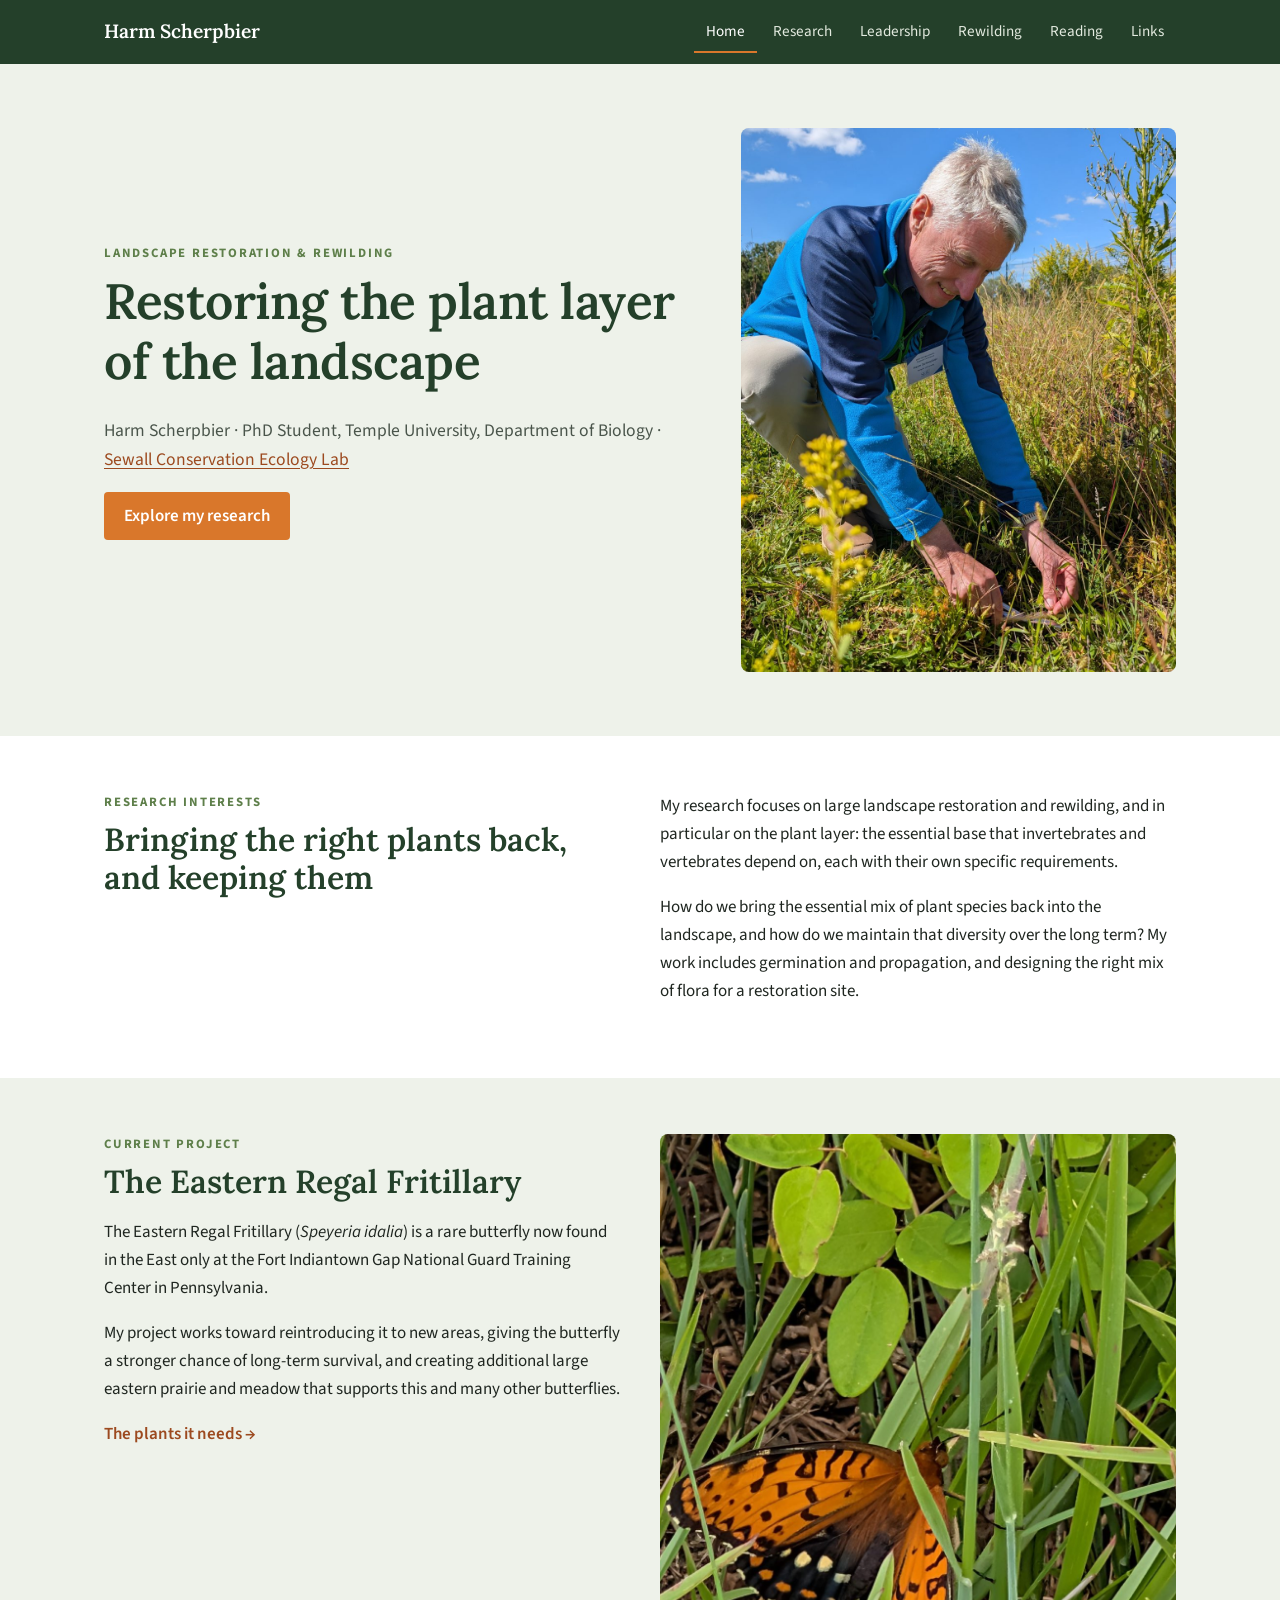
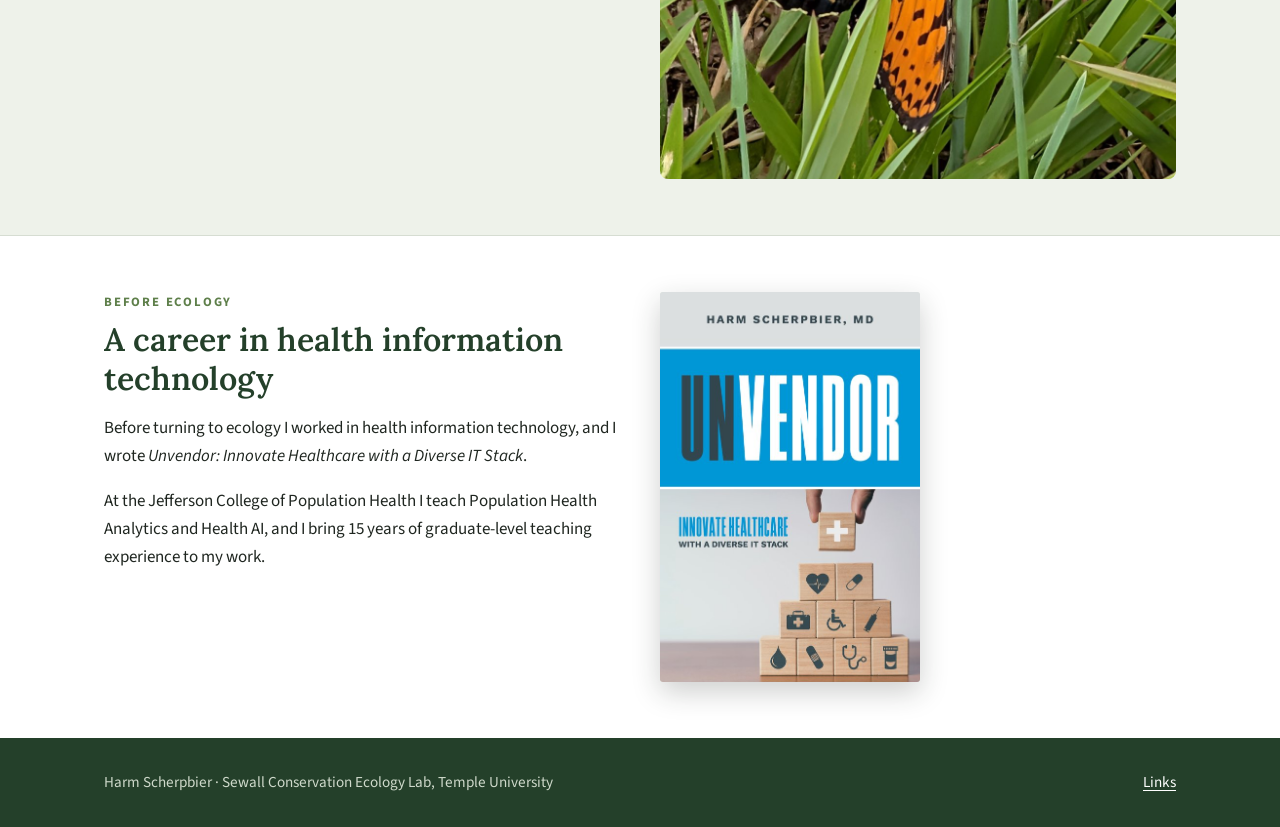
<file: index.html>
<!doctype html>
<html lang="en">
<head>
  <meta charset="utf-8">
  <meta name="viewport" content="width=device-width, initial-scale=1">
  <title>Harm Scherpbier</title>
  <meta name="description" content="Harm Scherpbier, PhD student in the Sewall Conservation Ecology Lab at Temple University, studying the plant layer in landscape restoration and rewilding.">
  <link rel="preconnect" href="https://fonts.googleapis.com">
  <link rel="preconnect" href="https://fonts.gstatic.com" crossorigin>
  <link href="https://fonts.googleapis.com/css2?family=Lora:ital,wght@0,500;0,600;1,500&family=Source+Sans+3:ital,wght@0,400;0,600;0,700;1,400&display=swap" rel="stylesheet">
  <link rel="stylesheet" href="css/style.css">
</head>
<body>
  <a class="skip" href="#main">Skip to content</a>
  <header class="site-header">
    <div class="wrap">
      <a class="brand" href="index.html">Harm Scherpbier</a>
      <button class="nav-toggle" aria-expanded="false" aria-controls="site-nav">Menu</button>
      <nav class="nav" id="site-nav" aria-label="Main">
        <ul>
        <li><a href="index.html" aria-current="page">Home</a></li>
        <li><a href="research.html">Research</a></li>
        <li><a href="leadership.html">Leadership</a></li>
        <li><a href="rewilding.html">Rewilding</a></li>
        <li><a href="reading.html">Reading</a></li>
        <li><a href="links.html">Links</a></li>
        </ul>
      </nav>
    </div>
  </header>
  <main id="main">
    <div class="home-hero">
      <div class="wrap">
        <div>
          <p class="eyebrow">Landscape restoration &amp; rewilding</p>
          <h1>Restoring the plant layer of the landscape</h1>
          <p class="role">Harm Scherpbier · PhD Student, Temple University, Department of Biology · <a href="https://sites.temple.edu/bjsewall/">Sewall Conservation Ecology Lab</a></p>
          <p><a class="btn" href="research.html">Explore my research</a></p>
        </div>
        <figure>
          <div class="photo tall" data-label="Photo to add: portrait in the field"><img src="images/portrait.jpg" alt="Harm Scherpbier kneeling in a meadow, examining plants among grasses and goldenrod" style="object-position: 50% 30%"></div>
        </figure>
      </div>
    </div>

    <section>
      <div class="wrap grid-2">
        <div>
          <p class="eyebrow">Research interests</p>
          <h2>Bringing the right plants back, and keeping them</h2>
        </div>
        <div class="prose">
          <p>My research focuses on large landscape restoration and rewilding, and in particular on the plant layer: the essential base that invertebrates and vertebrates depend on, each with their own specific requirements.</p>
          <p>How do we bring the essential mix of plant species back into the landscape, and how do we maintain that diversity over the long term? My work includes germination and propagation, and designing the right mix of flora for a restoration site.</p>
        </div>
      </div>
    </section>

    <section class="tint">
      <div class="wrap grid-2">
        <div>
          <p class="eyebrow">Current project</p>
          <h2>The Eastern Regal Fritillary</h2>
          <p>The Eastern Regal Fritillary (<em>Speyeria idalia</em>) is a rare butterfly now found in the East only at the Fort Indiantown Gap National Guard Training Center in Pennsylvania.</p>
          <p>My project works toward reintroducing it to new areas, giving the butterfly a stronger chance of long-term survival, and creating additional large eastern prairie and meadow that supports this and many other butterflies.</p>
          <p><a class="more" href="research.html">The plants it needs</a></p>
        </div>
        <figure>
          <div class="photo tall" data-label="Photo to add: Eastern Regal Fritillary"><img src="images/regal-fritillary.jpg" alt="Eastern Regal Fritillary (Speyeria idalia) resting among grasses, wings open" loading="lazy" style="object-position: 40% 65%"></div>
        </figure>
      </div>
    </section>

    <section>
      <div class="wrap grid-2">
        <div class="prose">
          <p class="eyebrow">Before ecology</p>
          <h2>A career in health information technology</h2>
          <p>Before turning to ecology I worked in health information technology, and I wrote <em>Unvendor: Innovate Healthcare with a Diverse IT Stack</em>.</p>
          <p>At the Jefferson College of Population Health I teach Population Health Analytics and Health AI, and I bring 15 years of graduate-level teaching experience to my work.</p>
        </div>
        <figure>
          <div class="photo book-cover" data-label="Photo to add: Unvendor book cover"><img src="images/unvendor-cover.jpg" alt="Cover of Unvendor: Innovate Healthcare with a Diverse IT Stack, by Harm Scherpbier, MD" loading="lazy"></div>
        </figure>
      </div>
    </section>
  </main>
  <footer class="site-footer">
    <div class="wrap">
      <span>Harm Scherpbier · Sewall Conservation Ecology Lab, Temple University</span>
      <span><a href="links.html">Links</a></span>
    </div>
  </footer>
  <script src="js/main.js"></script>
</body>
</html>
</file>
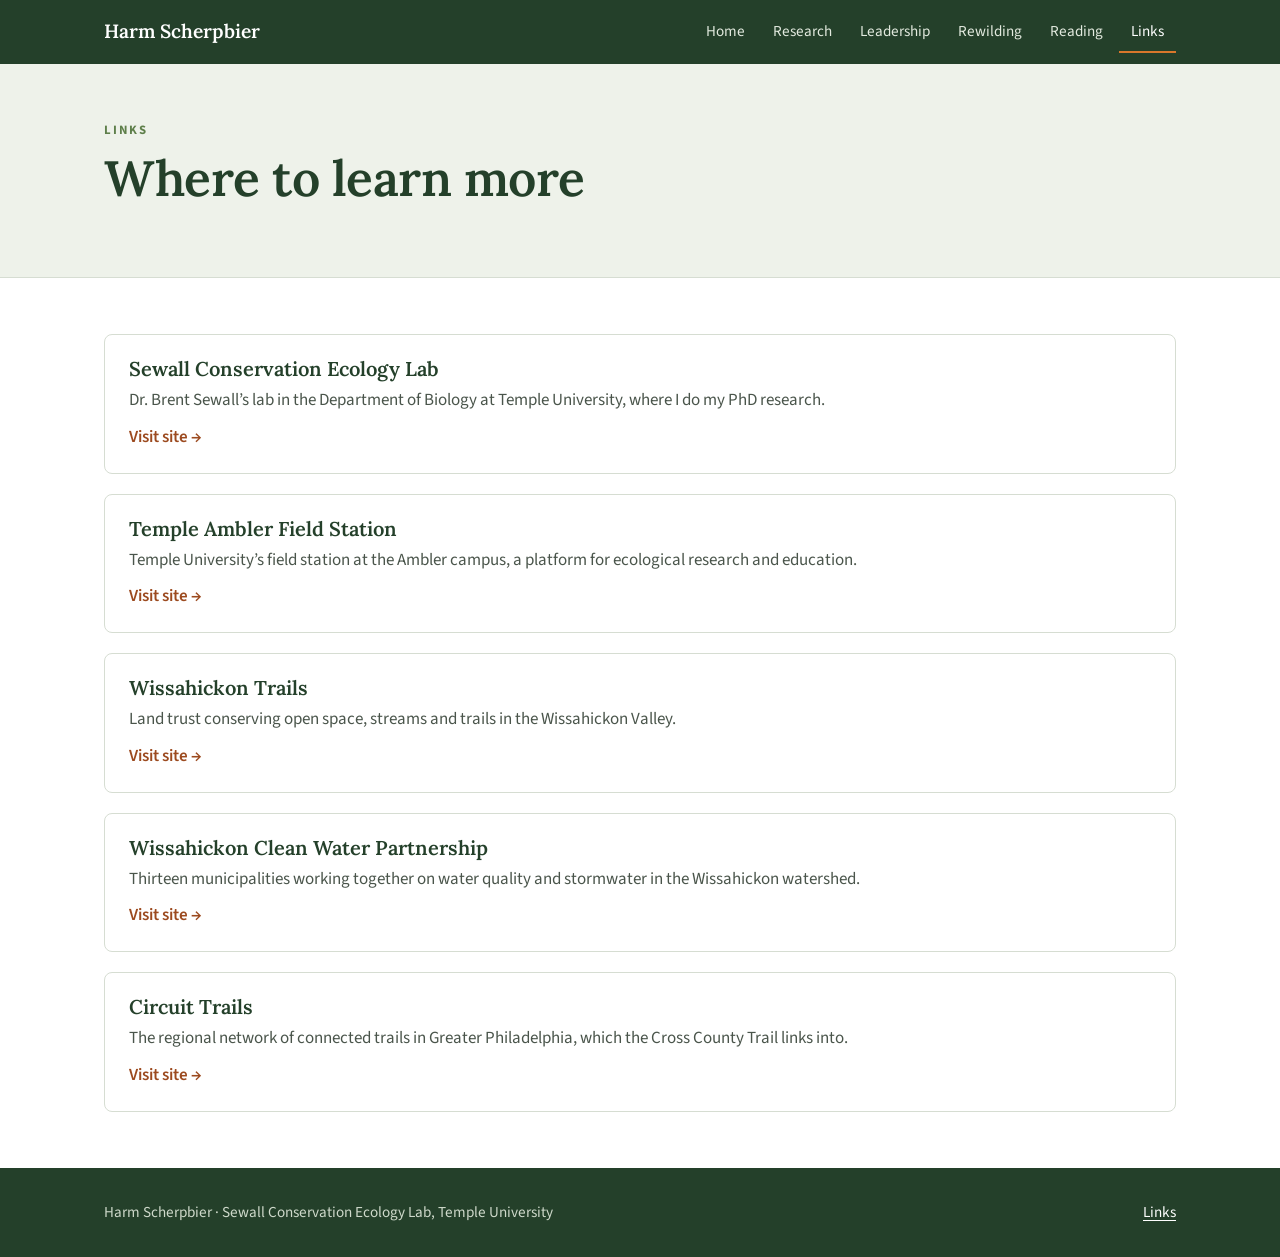
<file: links.html>
<!doctype html>
<html lang="en">
<head>
  <meta charset="utf-8">
  <meta name="viewport" content="width=device-width, initial-scale=1">
  <title>Links · Harm Scherpbier</title>
  <meta name="description" content="Links to the lab, field station and partner organizations.">
  <link rel="preconnect" href="https://fonts.googleapis.com">
  <link rel="preconnect" href="https://fonts.gstatic.com" crossorigin>
  <link href="https://fonts.googleapis.com/css2?family=Lora:ital,wght@0,500;0,600;1,500&family=Source+Sans+3:ital,wght@0,400;0,600;0,700;1,400&display=swap" rel="stylesheet">
  <link rel="stylesheet" href="css/style.css">
</head>
<body>
  <a class="skip" href="#main">Skip to content</a>
  <header class="site-header">
    <div class="wrap">
      <a class="brand" href="index.html">Harm Scherpbier</a>
      <button class="nav-toggle" aria-expanded="false" aria-controls="site-nav">Menu</button>
      <nav class="nav" id="site-nav" aria-label="Main">
        <ul>
        <li><a href="index.html">Home</a></li>
        <li><a href="research.html">Research</a></li>
        <li><a href="leadership.html">Leadership</a></li>
        <li><a href="rewilding.html">Rewilding</a></li>
        <li><a href="reading.html">Reading</a></li>
        <li><a href="links.html" aria-current="page">Links</a></li>
        </ul>
      </nav>
    </div>
  </header>
  <main id="main">
    <div class="page-hero">
      <div class="wrap">
        <p class="eyebrow">Links</p>
        <h1>Where to learn more</h1>
      </div>
    </div>

    <section>
      <div class="wrap">
        <ul class="link-list">
          <li>
            <h3>Sewall Conservation Ecology Lab</h3>
            <p>Dr. Brent Sewall’s lab in the Department of Biology at Temple University, where I do my PhD research.</p>
            <a class="more" href="https://sites.temple.edu/bjsewall/">Visit site</a>
          </li>
          <li>
            <h3>Temple Ambler Field Station</h3>
            <p>Temple University’s field station at the Ambler campus, a platform for ecological research and education.</p>
            <a class="more" href="https://ambler.temple.edu/fieldstation">Visit site</a>
          </li>
          <li>
            <h3>Wissahickon Trails</h3>
            <p>Land trust conserving open space, streams and trails in the Wissahickon Valley.</p>
            <a class="more" href="https://wissahickontrails.org/">Visit site</a>
          </li>
          <li>
            <h3>Wissahickon Clean Water Partnership</h3>
            <p>Thirteen municipalities working together on water quality and stormwater in the Wissahickon watershed.</p>
            <a class="more" href="https://wissahickontrails.org/news/the-wissahickon-clean-water-partnership">Visit site</a>
          </li>
          <li>
            <h3>Circuit Trails</h3>
            <p>The regional network of connected trails in Greater Philadelphia, which the Cross County Trail links into.</p>
            <a class="more" href="https://circuittrails.org/">Visit site</a>
          </li>
        </ul>
      </div>
    </section>
  </main>
  <footer class="site-footer">
    <div class="wrap">
      <span>Harm Scherpbier · Sewall Conservation Ecology Lab, Temple University</span>
      <span><a href="links.html">Links</a></span>
    </div>
  </footer>
  <script src="js/main.js"></script>
</body>
</html>
</file>
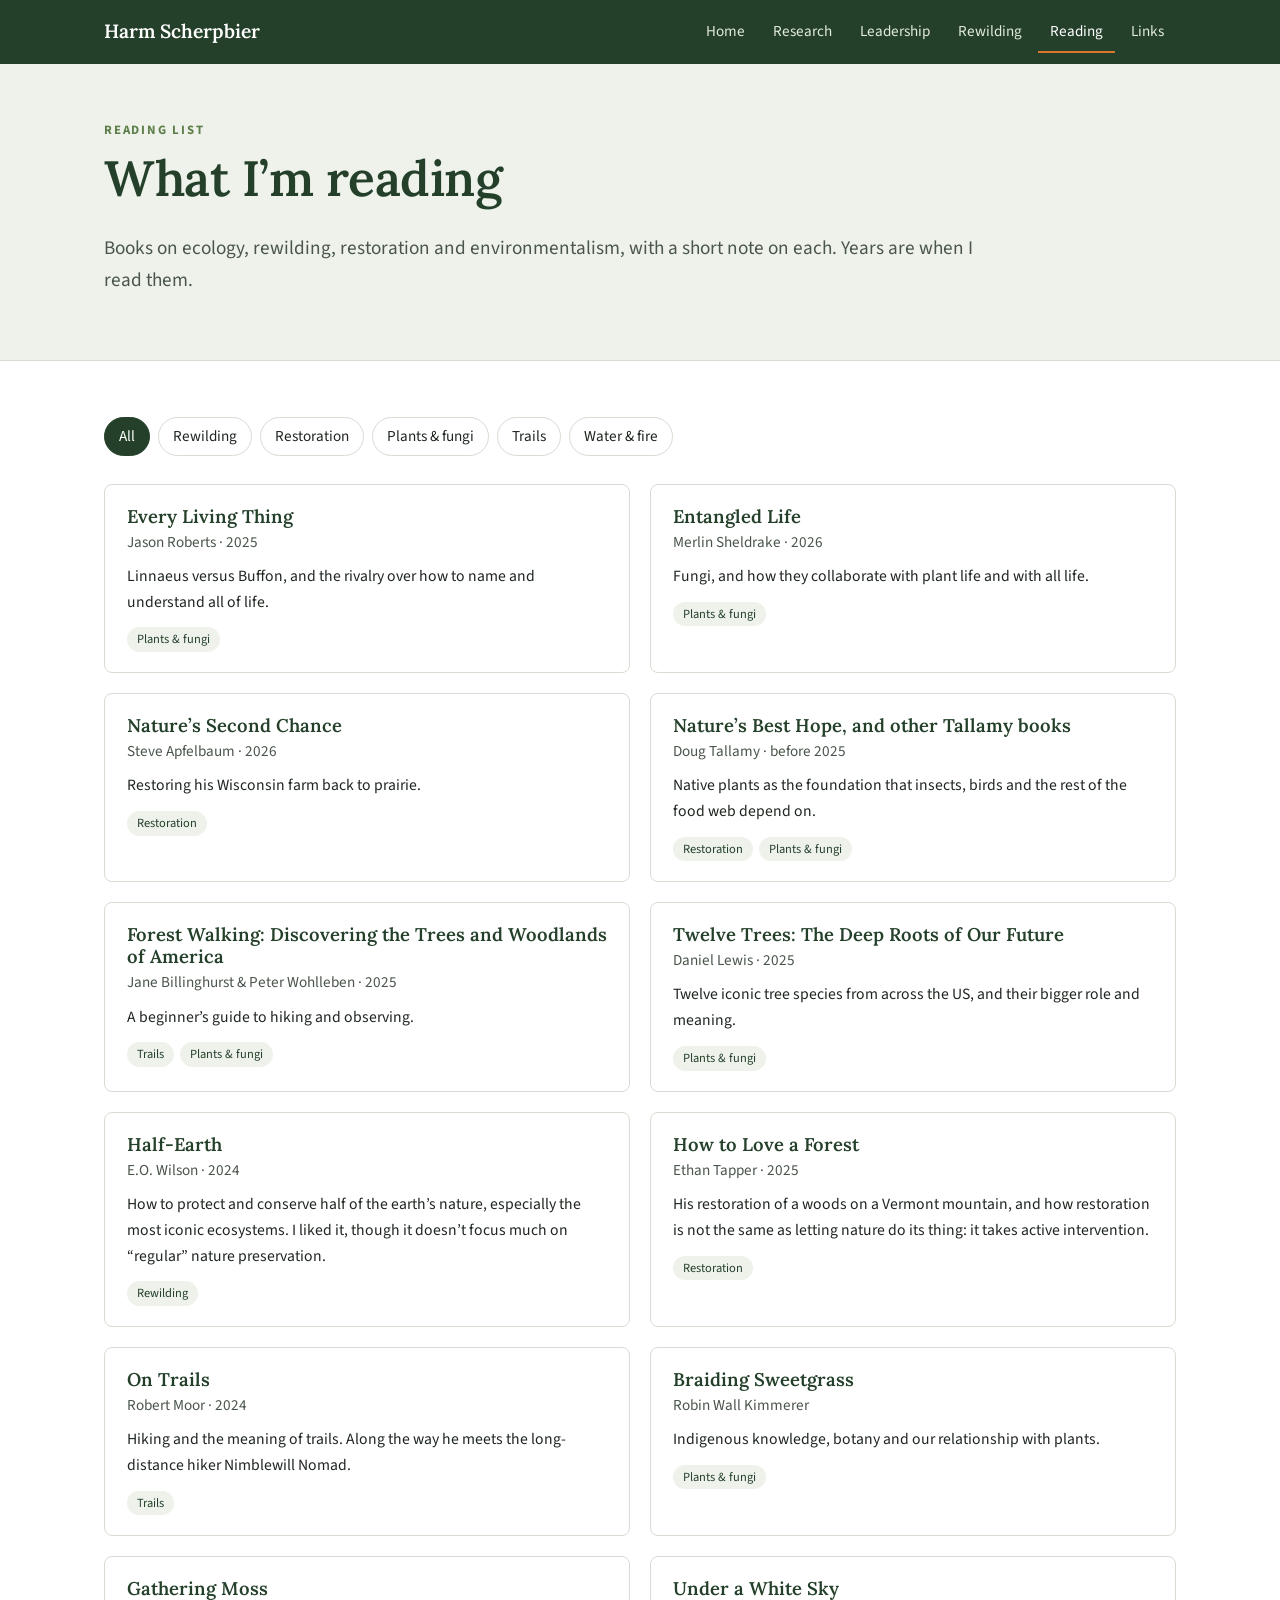
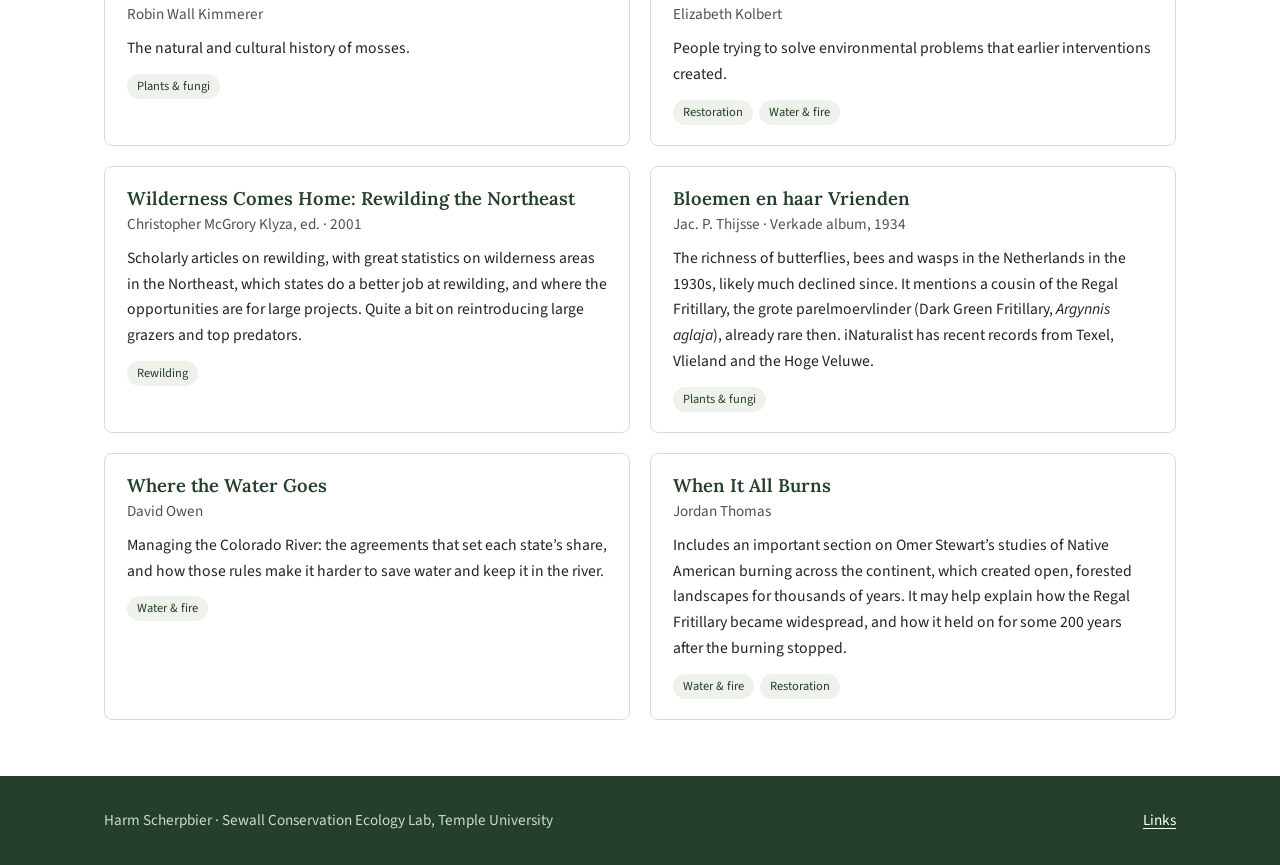
<file: reading.html>
<!doctype html>
<html lang="en">
<head>
  <meta charset="utf-8">
  <meta name="viewport" content="width=device-width, initial-scale=1">
  <title>Reading List · Harm Scherpbier</title>
  <meta name="description" content="Books on ecology, rewilding, restoration and environmentalism, with short personal notes.">
  <link rel="preconnect" href="https://fonts.googleapis.com">
  <link rel="preconnect" href="https://fonts.gstatic.com" crossorigin>
  <link href="https://fonts.googleapis.com/css2?family=Lora:ital,wght@0,500;0,600;1,500&family=Source+Sans+3:ital,wght@0,400;0,600;0,700;1,400&display=swap" rel="stylesheet">
  <link rel="stylesheet" href="css/style.css">
</head>
<body>
  <a class="skip" href="#main">Skip to content</a>
  <header class="site-header">
    <div class="wrap">
      <a class="brand" href="index.html">Harm Scherpbier</a>
      <button class="nav-toggle" aria-expanded="false" aria-controls="site-nav">Menu</button>
      <nav class="nav" id="site-nav" aria-label="Main">
        <ul>
        <li><a href="index.html">Home</a></li>
        <li><a href="research.html">Research</a></li>
        <li><a href="leadership.html">Leadership</a></li>
        <li><a href="rewilding.html">Rewilding</a></li>
        <li><a href="reading.html" aria-current="page">Reading</a></li>
        <li><a href="links.html">Links</a></li>
        </ul>
      </nav>
    </div>
  </header>
  <main id="main">
    <div class="page-hero">
      <div class="wrap">
        <p class="eyebrow">Reading list</p>
        <h1>What I’m reading</h1>
        <p class="lede">Books on ecology, rewilding, restoration and environmentalism, with a short note on each. Years are when I read them.</p>
      </div>
    </div>

    <section>
      <div class="wrap">
        <div class="filters" role="group" aria-label="Filter books by topic"><button data-topic="all" aria-pressed="true">All</button><button data-topic="rewilding" aria-pressed="false">Rewilding</button><button data-topic="restoration" aria-pressed="false">Restoration</button><button data-topic="plants" aria-pressed="false">Plants &amp; fungi</button><button data-topic="trails" aria-pressed="false">Trails</button><button data-topic="water" aria-pressed="false">Water &amp; fire</button></div>
        <ul class="books">
          <li class="book" data-topics="plants">
            <h3>Every Living Thing</h3>
            <p class="meta">Jason Roberts · 2025</p>
            <p>Linnaeus versus Buffon, and the rivalry over how to name and understand all of life.</p>
            <div class="topics"><span>Plants &amp; fungi</span></div>
          </li>
          <li class="book" data-topics="plants">
            <h3>Entangled Life</h3>
            <p class="meta">Merlin Sheldrake · 2026</p>
            <p>Fungi, and how they collaborate with plant life and with all life.</p>
            <div class="topics"><span>Plants &amp; fungi</span></div>
          </li>
          <li class="book" data-topics="restoration">
            <h3>Nature’s Second Chance</h3>
            <p class="meta">Steve Apfelbaum · 2026</p>
            <p>Restoring his Wisconsin farm back to prairie.</p>
            <div class="topics"><span>Restoration</span></div>
          </li>
          <li class="book" data-topics="restoration plants">
            <h3>Nature’s Best Hope, and other Tallamy books</h3>
            <p class="meta">Doug Tallamy · before 2025</p>
            <p>Native plants as the foundation that insects, birds and the rest of the food web depend on.</p>
            <div class="topics"><span>Restoration</span><span>Plants &amp; fungi</span></div>
          </li>
          <li class="book" data-topics="trails plants">
            <h3>Forest Walking: Discovering the Trees and Woodlands of America</h3>
            <p class="meta">Jane Billinghurst &amp; Peter Wohlleben · 2025</p>
            <p>A beginner’s guide to hiking and observing.</p>
            <div class="topics"><span>Trails</span><span>Plants &amp; fungi</span></div>
          </li>
          <li class="book" data-topics="plants">
            <h3>Twelve Trees: The Deep Roots of Our Future</h3>
            <p class="meta">Daniel Lewis · 2025</p>
            <p>Twelve iconic tree species from across the US, and their bigger role and meaning.</p>
            <div class="topics"><span>Plants &amp; fungi</span></div>
          </li>
          <li class="book" data-topics="rewilding">
            <h3>Half-Earth</h3>
            <p class="meta">E.O. Wilson · 2024</p>
            <p>How to protect and conserve half of the earth’s nature, especially the most iconic ecosystems. I liked it, though it doesn’t focus much on “regular” nature preservation.</p>
            <div class="topics"><span>Rewilding</span></div>
          </li>
          <li class="book" data-topics="restoration">
            <h3>How to Love a Forest</h3>
            <p class="meta">Ethan Tapper · 2025</p>
            <p>His restoration of a woods on a Vermont mountain, and how restoration is not the same as letting nature do its thing: it takes active intervention.</p>
            <div class="topics"><span>Restoration</span></div>
          </li>
          <li class="book" data-topics="trails">
            <h3>On Trails</h3>
            <p class="meta">Robert Moor · 2024</p>
            <p>Hiking and the meaning of trails. Along the way he meets the long-distance hiker Nimblewill Nomad.</p>
            <div class="topics"><span>Trails</span></div>
          </li>
          <li class="book" data-topics="plants">
            <h3>Braiding Sweetgrass</h3>
            <p class="meta">Robin Wall Kimmerer</p>
            <p>Indigenous knowledge, botany and our relationship with plants.</p>
            <div class="topics"><span>Plants &amp; fungi</span></div>
          </li>
          <li class="book" data-topics="plants">
            <h3>Gathering Moss</h3>
            <p class="meta">Robin Wall Kimmerer</p>
            <p>The natural and cultural history of mosses.</p>
            <div class="topics"><span>Plants &amp; fungi</span></div>
          </li>
          <li class="book" data-topics="restoration water">
            <h3>Under a White Sky</h3>
            <p class="meta">Elizabeth Kolbert</p>
            <p>People trying to solve environmental problems that earlier interventions created.</p>
            <div class="topics"><span>Restoration</span><span>Water &amp; fire</span></div>
          </li>
          <li class="book" data-topics="rewilding">
            <h3>Wilderness Comes Home: Rewilding the Northeast</h3>
            <p class="meta">Christopher McGrory Klyza, ed. · 2001</p>
            <p>Scholarly articles on rewilding, with great statistics on wilderness areas in the Northeast, which states do a better job at rewilding, and where the opportunities are for large projects. Quite a bit on reintroducing large grazers and top predators.</p>
            <div class="topics"><span>Rewilding</span></div>
          </li>
          <li class="book" data-topics="plants">
            <h3>Bloemen en haar Vrienden</h3>
            <p class="meta">Jac. P. Thijsse · Verkade album, 1934</p>
            <p>The richness of butterflies, bees and wasps in the Netherlands in the 1930s, likely much declined since. It mentions a cousin of the Regal Fritillary, the grote parelmoervlinder (Dark Green Fritillary, <em>Argynnis aglaja</em>), already rare then. iNaturalist has recent records from Texel, Vlieland and the Hoge Veluwe.</p>
            <div class="topics"><span>Plants &amp; fungi</span></div>
          </li>
          <li class="book" data-topics="water">
            <h3>Where the Water Goes</h3>
            <p class="meta">David Owen</p>
            <p>Managing the Colorado River: the agreements that set each state’s share, and how those rules make it harder to save water and keep it in the river.</p>
            <div class="topics"><span>Water &amp; fire</span></div>
          </li>
          <li class="book" data-topics="water restoration">
            <h3>When It All Burns</h3>
            <p class="meta">Jordan Thomas</p>
            <p>Includes an important section on Omer Stewart’s studies of Native American burning across the continent, which created open, forested landscapes for thousands of years. It may help explain how the Regal Fritillary became widespread, and how it held on for some 200 years after the burning stopped.</p>
            <div class="topics"><span>Water &amp; fire</span><span>Restoration</span></div>
          </li>
        </ul>
      </div>
    </section>
  </main>
  <footer class="site-footer">
    <div class="wrap">
      <span>Harm Scherpbier · Sewall Conservation Ecology Lab, Temple University</span>
      <span><a href="links.html">Links</a></span>
    </div>
  </footer>
  <script src="js/main.js"></script>
</body>
</html>
</file>
<file: css/style.css>
/* Harm Scherpbier — research website
   Palette from the design concept: eastern prairie, Little Bluestem, Regal Fritillary */
:root {
  --forest: #24402A;
  --bluestem: #5E7F4A;
  --rust: #9C4A1F;
  --fritillary: #D9772B;
  --fritillary-dark: #B35E1C;
  --mist: #EEF2EA;
  --ink: #1F2620;
  --ink-soft: #4A554B;
  --paper: #FFFFFF;
  --line: #D6DDD2;
  --serif: "Lora", Cambria, Georgia, serif;
  --sans: "Source Sans 3", "Source Sans Pro", Calibri, "Segoe UI", system-ui, sans-serif;
  --wrap: 1120px;
}

*, *::before, *::after { box-sizing: border-box; }
html { scroll-behavior: smooth; }
body {
  margin: 0;
  font-family: var(--sans);
  font-size: 1.0625rem;
  line-height: 1.65;
  color: var(--ink);
  background: var(--paper);
  -webkit-font-smoothing: antialiased;
}
img { max-width: 100%; display: block; }
a { color: var(--rust); text-underline-offset: 3px; }
a:hover { color: var(--fritillary-dark); }
em, i { font-style: italic; }

h1, h2, h3 {
  font-family: var(--serif);
  color: var(--forest);
  line-height: 1.2;
  font-weight: 600;
  margin: 0 0 .5em;
}
h1 { font-size: clamp(2rem, 4.5vw, 3.1rem); letter-spacing: -.01em; }
h2 { font-size: clamp(1.5rem, 3vw, 2rem); }
h3 { font-size: 1.25rem; }
p { margin: 0 0 1em; }

.wrap { max-width: var(--wrap); margin: 0 auto; padding: 0 24px; }
.skip { position: absolute; left: -9999px; }
.skip:focus { left: 16px; top: 12px; background: var(--paper); padding: 8px 12px; z-index: 10; }

/* ---------- Header / nav ---------- */
.site-header {
  background: var(--forest);
  color: #fff;
  position: sticky; top: 0; z-index: 5;
}
.site-header .wrap {
  display: flex; align-items: center; justify-content: space-between;
  gap: 16px; min-height: 64px;
}
.brand {
  font-family: var(--serif); font-size: 1.2rem; font-weight: 600;
  color: #fff; text-decoration: none; white-space: nowrap;
}
.brand:hover { color: #fff; }
.nav ul { list-style: none; display: flex; gap: 4px; margin: 0; padding: 0; flex-wrap: wrap; }
.nav a {
  color: #E3EADF; text-decoration: none; font-size: .95rem;
  padding: 8px 12px; border-radius: 4px; display: block;
}
.nav a:hover { background: rgba(255,255,255,.08); color: #fff; }
.nav a[aria-current="page"] { color: #fff; box-shadow: inset 0 -2px 0 var(--fritillary); border-radius: 0; }
.nav-toggle {
  display: none; background: none; border: 1px solid rgba(255,255,255,.4);
  color: #fff; font: inherit; padding: 6px 12px; border-radius: 4px; cursor: pointer;
}

@media (max-width: 820px) {
  .nav-toggle { display: block; }
  .nav { display: none; position: absolute; left: 0; right: 0; top: 64px; background: var(--forest); padding: 8px 16px 16px; }
  .nav.open { display: block; }
  .nav ul { flex-direction: column; }
  .nav a[aria-current="page"] { box-shadow: inset 3px 0 0 var(--fritillary); }
}

/* ---------- Page hero ---------- */
.page-hero { background: var(--mist); padding: 56px 0 44px; border-bottom: 1px solid var(--line); }
.eyebrow {
  font-size: .8rem; letter-spacing: .14em; text-transform: uppercase;
  color: var(--bluestem); font-weight: 700; margin-bottom: .6em;
}
.lede { font-size: 1.2rem; color: var(--ink-soft); max-width: 46em; }

.home-hero { padding: 64px 0; background: var(--mist); }
.home-hero .wrap { display: grid; grid-template-columns: 1.15fr .85fr; gap: 48px; align-items: center; }
.home-hero .role { color: var(--ink-soft); font-size: 1.1rem; }
@media (max-width: 820px) { .home-hero .wrap { grid-template-columns: 1fr; gap: 28px; } }

/* ---------- Sections ---------- */
section { padding: 56px 0; }
section + section { border-top: 1px solid var(--line); }
section.tint { background: var(--mist); border-top: none; }
.prose { max-width: 44em; }
.grid-2 { display: grid; grid-template-columns: 1fr 1fr; gap: 40px; align-items: start; }
.grid-3 { display: grid; grid-template-columns: repeat(3, 1fr); gap: 28px; }
@media (max-width: 820px) { .grid-2, .grid-3 { grid-template-columns: 1fr; } }

.card {
  background: var(--paper); border: 1px solid var(--line);
  border-radius: 8px; padding: 24px;
}
.card .tag { font-size: .8rem; letter-spacing: .1em; text-transform: uppercase; color: var(--rust); font-weight: 700; }

.btn {
  display: inline-block; background: var(--fritillary); color: #fff;
  text-decoration: none; padding: 10px 20px; border-radius: 4px; font-weight: 600;
}
.btn:hover { background: var(--fritillary-dark); color: #fff; }
.more { font-weight: 600; text-decoration: none; }
.more::after { content: " →"; }

/* ---------- Photos (with placeholder until the file exists) ---------- */
figure { margin: 0; }
.photo {
  position: relative; border-radius: 8px; overflow: hidden;
  background: repeating-linear-gradient(135deg, #E3EADF 0 12px, #EAEFE6 12px 24px);
  aspect-ratio: 4 / 3;
}
.photo.tall { aspect-ratio: 4 / 5; }
.photo.wide { aspect-ratio: 16 / 7; }
.photo.book-cover { aspect-ratio: 2 / 3; max-width: 260px; border-radius: 3px; box-shadow: 0 10px 28px rgba(31,38,32,.22); }
.photo img { width: 100%; height: 100%; object-fit: cover; }
.photo.missing::before {
  content: attr(data-label);
  position: absolute; inset: 0; display: flex; align-items: center; justify-content: center;
  text-align: center; padding: 16px; color: var(--bluestem); font-size: .95rem; font-style: italic;
}
figcaption { font-size: .9rem; color: var(--ink-soft); margin-top: 8px; }

/* ---------- Life-cycle strip (Research page) ---------- */
.lifecycle { padding: 0; margin: 24px 0 0; display: grid; grid-template-columns: repeat(4, 1fr); gap: 20px; counter-reset: stage; }
.lifecycle li { list-style: none; }
.lifecycle .stage {
  font-size: .8rem; letter-spacing: .1em; text-transform: uppercase;
  color: var(--rust); font-weight: 700; margin: 12px 0 2px;
}
.lifecycle h3 { font-size: 1.1rem; margin-bottom: .25em; }
.lifecycle p { font-size: .95rem; color: var(--ink-soft); }
@media (max-width: 900px) { .lifecycle { grid-template-columns: 1fr 1fr; } }
@media (max-width: 520px) { .lifecycle { grid-template-columns: 1fr; } }

.callout {
  border-left: 4px solid var(--fritillary); background: var(--paper);
  padding: 20px 24px; border-radius: 0 8px 8px 0;
}
.gallery { display: grid; grid-template-columns: repeat(3, 1fr); gap: 20px; }
@media (max-width: 820px) { .gallery { grid-template-columns: 1fr 1fr; } }
@media (max-width: 520px) { .gallery { grid-template-columns: 1fr; } }

/* ---------- Leadership roles ---------- */
.role-head { display: flex; flex-wrap: wrap; align-items: baseline; gap: 4px 16px; margin-bottom: .5em; }
.role-head h2 { margin: 0; }
.role-title { color: var(--rust); font-weight: 600; }

/* ---------- Restoration & rewilding diagram ---------- */
.venn { display: flex; justify-content: center; margin: 8px 0 32px; }
.venn svg { width: min(520px, 100%); height: auto; }

/* ---------- Reading list ---------- */
.filters { display: flex; flex-wrap: wrap; gap: 8px; margin-bottom: 28px; }
.filters button {
  font: inherit; font-size: .95rem; cursor: pointer;
  border: 1px solid var(--line); background: var(--paper); color: var(--ink);
  padding: 6px 14px; border-radius: 999px;
}
.filters button[aria-pressed="true"] { background: var(--forest); color: #fff; border-color: var(--forest); }
.books { display: grid; grid-template-columns: repeat(2, 1fr); gap: 20px; list-style: none; padding: 0; margin: 0; }
@media (max-width: 720px) { .books { grid-template-columns: 1fr; } }
.book { border: 1px solid var(--line); border-radius: 8px; padding: 20px 22px; background: var(--paper); }
.book[hidden] { display: none; }
.book h3 { font-size: 1.15rem; margin-bottom: .15em; }
.book .meta { color: var(--ink-soft); font-size: .95rem; margin-bottom: .6em; }
.book p { margin: 0; font-size: .98rem; }
.book .topics { margin-top: 12px; display: flex; gap: 6px; flex-wrap: wrap; }
.book .topics span { font-size: .78rem; background: var(--mist); color: var(--forest); padding: 2px 10px; border-radius: 999px; }

/* ---------- Links page ---------- */
.link-list { list-style: none; padding: 0; margin: 0; display: grid; gap: 20px; }
.link-list li { border: 1px solid var(--line); border-radius: 8px; padding: 22px 24px; }
.link-list h3 { margin-bottom: .25em; }
.link-list p { color: var(--ink-soft); margin-bottom: .5em; }

/* ---------- Footer ---------- */
.site-footer { background: var(--forest); color: #CFD9CB; padding: 32px 0; font-size: .95rem; }
.site-footer a { color: #fff; }
.site-footer .wrap { display: flex; flex-wrap: wrap; justify-content: space-between; gap: 12px; }
</file>
